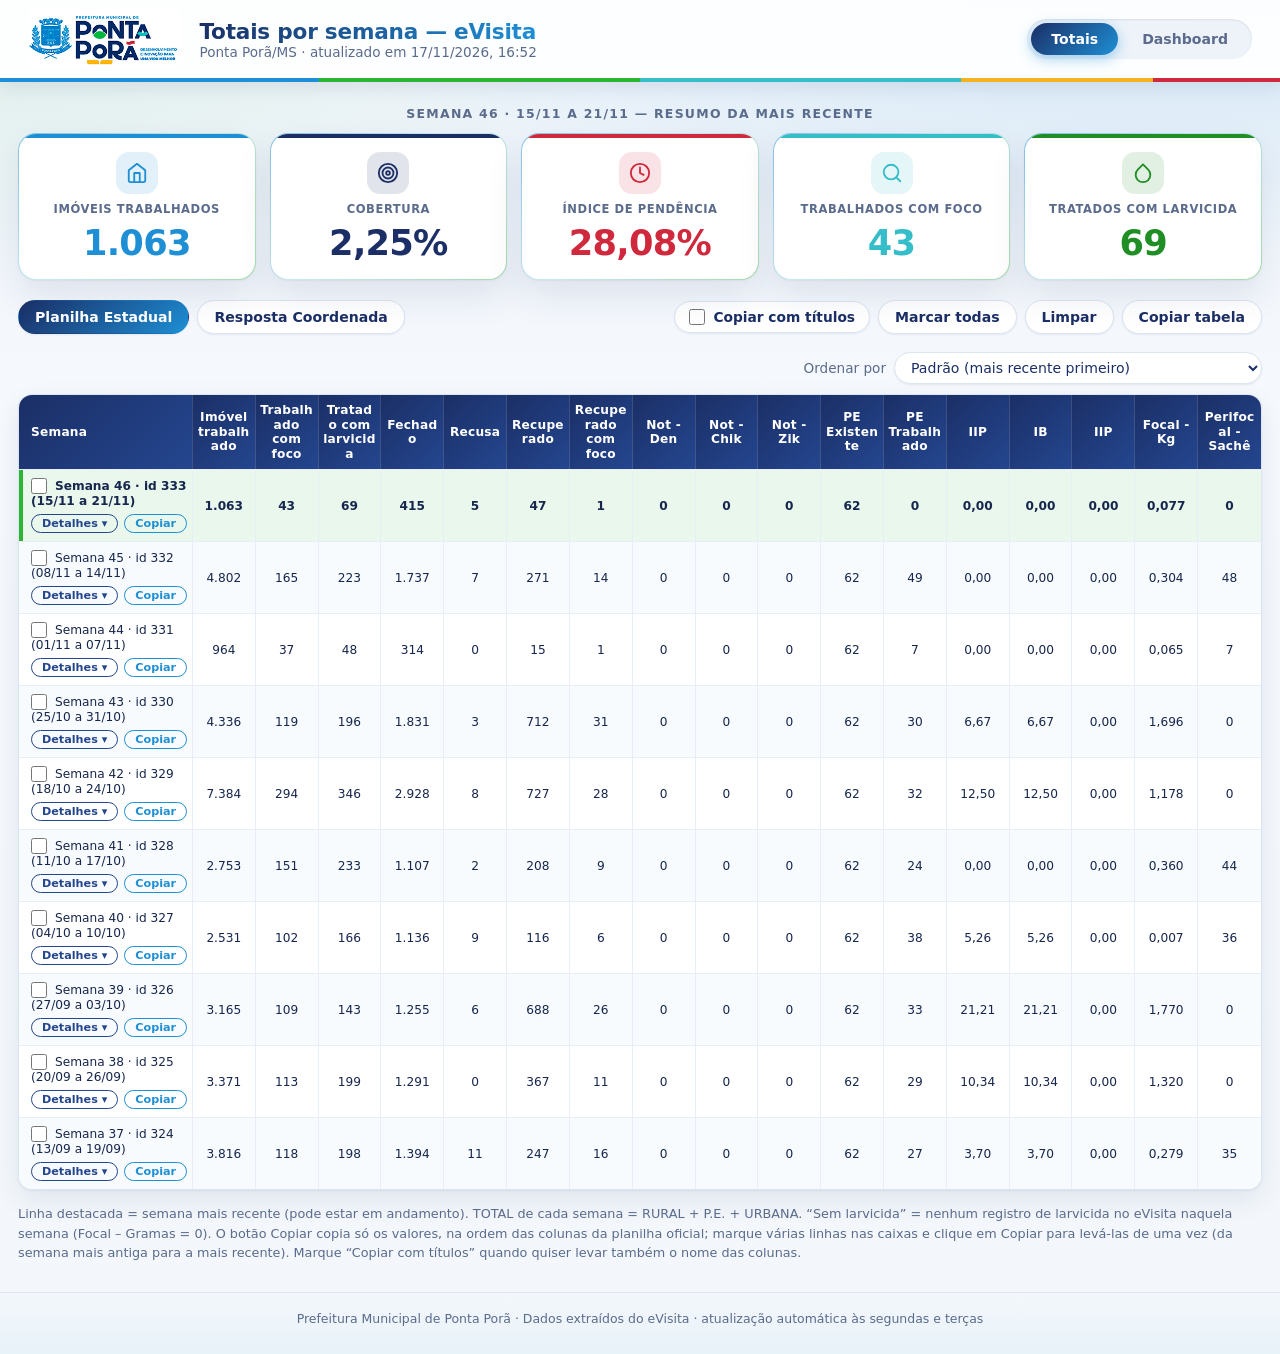
<file: docs/index.html>
<!DOCTYPE html>
<html lang="pt-BR">
<head>
<meta charset="utf-8">
<meta name="viewport" content="width=device-width, initial-scale=1">
<title>Totais por semana — eVisita Ponta Porã</title>
<link rel="icon" href="logo.png">
<link rel="stylesheet" href="estilo.css">
</head>
<body>
<header class="topo"><img src="logo.png" alt="Prefeitura Municipal de Ponta Porã">
  <div><h1>Totais por semana — eVisita</h1><div class="su" id="sub">Carregando…</div></div><nav class="nav"><a href="index.html" class="on">Totais</a><a href="dashboard.html">Dashboard</a></nav></header>
<div class="faixa"></div>
<main>
  <div class="kicker" id="kicker"></div>
  <div class="kpis" id="kpis"></div>
  <div class="bar">
    <button id="aba-estadual" aria-selected="true">Planilha Estadual</button>
    <button id="aba-coordenada" aria-selected="false">Resposta Coordenada</button>
    <span class="sp"></span>
    
    <label class="opt" title="Quando marcado, o botão Copiar leva também os títulos das colunas"><input type="checkbox" id="cab"> Copiar com títulos</label>
    <button data-marcar="todas">Marcar todas</button><button data-marcar="limpar">Limpar</button>
    <button id="copiar">Copiar tabela</button>
  </div>
  <div id="conteudo"></div>
  <div class="nota" id="nota"></div>
</main>
<footer class="rodape">Prefeitura Municipal de Ponta Porã · Dados extraídos do eVisita · atualização automática às segundas e terças</footer>
<script src="comum.js"></script>
<script>
const SINALIZAR = ["larvicida"];   // produtos sinalizados quando a semana não tem uso (pode incluir "adulticida")
const PERC = new Set(["IIP", "IB", "Índice de pendência (%)", "Cobertura (%)"]);
let dados = null, aba = "estadual";
const dm = iso => iso.split("-").reverse().slice(0, 2).join("/");
const KG = "Focal - Gramas";   // no site esta coluna aparece em kg (gramas ÷ 1000); os dados continuam em gramas
const rotulo = c => (c === KG ? "Focal - Kg" : c);
const SACHE = "Perifocal - Sachê";   // no site aparece em nº de sachês de 100 g (gramas ÷ 100, inteiro): sobra de 50 g ou mais conta +1; abaixo de 50 g conta 0
const fmt = (v, c) => c === KG
  ? (v / 1000).toLocaleString("pt-BR", {minimumFractionDigits: 3, maximumFractionDigits: 3})
  : c === SACHE
  ? Math.round(v / 100 + 1e-6).toLocaleString("pt-BR")
  : Number(v).toLocaleString("pt-BR", PERC.has(c) ? {minimumFractionDigits: 2, maximumFractionDigits: 2} : {maximumFractionDigits: 2});

function montar() {
  const cols = aba === "estadual" ? dados.colunas_estadual : dados.colunas_coordenada;
  const sem = [...dados.semanas].sort((a, b) => b.id_semana - a.id_semana);
  const cab = ["Semana", ...cols].map(c => `<th>${rotulo(c)}</th>`).join("");
  const lin = sem.map((s, i) => {
    const v = aba === "estadual" ? s.estadual : s.coordenada;
    return `<tr class="${i === 0 ? "atual" : ""}"><td class="s" data-o="${s.id_semana}"><input type="checkbox" class="ck" aria-label="Selecionar linha"><span class="l">Semana ${s.semana} · id ${s.id_semana} (${dm(s.inicio)} a ${dm(s.fim)})</span>` +
      (s.sem_uso || []).filter(u => SINALIZAR.includes(u)).map(u => `<span class="nt" title="Nenhum registro de ${u} no eVisita nesta semana">Sem ${u}</span>`).join("") +
      `<div class="acoes"><button class="dtl" aria-expanded="false" title="Ver detalhes por atividade">Detalhes ▾</button>` +
      `<button class="cp" title="Copiar só os valores desta linha">Copiar</button></div></td>` +
      v.map((x, j) => `<td class="v" data-label="${rotulo(cols[j])}">${fmt(x, cols[j])}</td>`).join("") + "</tr>";
  }).join("");
  document.getElementById("conteudo").innerHTML = `<table class="rt" id="tabela"><thead><tr>${cab}</tr></thead><tbody>${lin}</tbody></table>`;
  montarOrdenacao(document.getElementById("tabela"));
}

function resumo() {   // cartões com a semana mais recente
  const s = [...dados.semanas].sort((a, b) => b.id_semana - a.id_semana)[0]; if (!s) return;
  const e = s.estadual, c = s.coordenada, n = v => Number(v).toLocaleString("pt-BR", {maximumFractionDigits: 0});
  const k = (ic, rot, v, cor) => `<div class="k" style="--c:${cor}"><span class="ic">${ICONES[ic]}</span><small>${rot}</small><b>${v}</b></div>`;
  document.getElementById("kicker").textContent = `Semana ${s.semana} · ${dm(s.inicio)} a ${dm(s.fim)} — resumo da mais recente`;
  document.getElementById("kpis").innerHTML =
    k("imov", "Imóveis trabalhados", n(e[0]), "var(--ac)") + k("cob", "Cobertura", fmt(c[5], "Cobertura (%)") + "%", "var(--navy)") +
    k("pend", "Índice de pendência", fmt(c[4], "Índice de pendência (%)") + "%", "var(--verm)") +
    k("foco", "Trabalhados com foco", n(e[1]), "var(--turq)") + k("larv", "Tratados com larvicida", n(e[2]), "var(--bl)");
}

function detalhe(s) {   // linha escondida com RURAL, P.E. e URBANA da semana
  const cols = aba === "estadual" ? dados.colunas_estadual : dados.colunas_coordenada;
  const tr = document.createElement("tr"), td = document.createElement("td");
  tr.className = "det"; td.className = "dd"; td.colSpan = cols.length + 1;
  const info = `Ciclo URB/RURAL ${s.ciclo_urb_rural} · Ciclo P.E ${s.ciclo_pe} · coletado em ` +
    new Date(s.coletado_em).toLocaleString("pt-BR", {dateStyle: "short", timeStyle: "short"}) +
    ((s.sem_uso || []).length ? ` · sem uso de ${s.sem_uso.join(" e ")}` : "");
  const corpo = !s.atividades ? '<div class="erro">Detalhes por atividade disponíveis a partir da próxima coleta.</div>' :
    `<table class="rt dt"><thead><tr><th>Atividade</th>${cols.map(c => `<th>${rotulo(c)}</th>`).join("")}</tr></thead><tbody>` +
    s.atividades.map(a => `<tr><td class="s">${a.nome}</td>` +
      (aba === "estadual" ? a.estadual : a.coordenada).map((x, j) => `<td class="v" data-label="${rotulo(cols[j])}">${fmt(x, cols[j])}</td>`).join("") + "</tr>").join("") +
    "</tbody></table>";
  td.innerHTML = `<div class="dnota"><b>Semana ${s.semana}</b> · ${info}</div>${corpo}`;
  tr.appendChild(td);
  return tr;
}

document.addEventListener("click", e => {   // Detalhes ▾ / Ocultar ▴
  const b = e.target.closest(".dtl"); if (!b) return;
  const tr = b.closest("tr"), prox = tr.nextElementSibling;
  if (prox && prox.classList.contains("det")) {
    prox.remove(); b.textContent = "Detalhes ▾"; b.setAttribute("aria-expanded", "false"); return;
  }
  const s = dados.semanas.find(x => x.id_semana === +tr.querySelector("td.s").dataset.o);
  tr.after(detalhe(s)); b.textContent = "Ocultar ▴"; b.setAttribute("aria-expanded", "true");
});

function trocar(n) {
  aba = n;
  document.getElementById("aba-estadual").setAttribute("aria-selected", n === "estadual");
  document.getElementById("aba-coordenada").setAttribute("aria-selected", n === "coordenada");
  montar();
}
document.getElementById("aba-estadual").onclick = () => dados && trocar("estadual");
document.getElementById("aba-coordenada").onclick = () => dados && trocar("coordenada");
document.getElementById("copiar").onclick = e => {
  const t = document.getElementById("tabela"); if (!t) return;
  copiarTexto([...t.rows].filter(r => !r.classList.contains("det")).map(r => [...r.cells].map(c => (c.querySelector(".l") || c).textContent).join("\t")).join("\n"), e.target);
};

fetch("dados.json", {cache: "no-store"}).then(r => { if (!r.ok) throw 0; return r.json(); }).then(d => {
  dados = d; resumo();
  document.getElementById("sub").textContent = d.municipio + " · atualizado em " +
    new Date(d.atualizado_em).toLocaleString("pt-BR", {dateStyle: "short", timeStyle: "short"});
  document.getElementById("nota").textContent = "Linha destacada = semana mais recente (pode estar em andamento). " +
    "TOTAL de cada semana = RURAL + P.E. + URBANA. “Sem larvicida” = nenhum registro de larvicida no eVisita naquela semana (Focal – Gramas = 0). O botão Copiar copia só os valores, na ordem das colunas da planilha oficial; marque várias linhas nas caixas e clique em Copiar para levá-las de uma vez (da semana mais antiga para a mais recente). Marque “Copiar com títulos” quando quiser levar também o nome das colunas.";
  montar();
}).catch(() => {
  document.getElementById("sub").textContent = "";
  document.getElementById("conteudo").innerHTML = '<div class="erro">Ainda não há dados publicados. Aguarde a primeira coleta automática.</div>';
});
</script>
</body>
</html>
</file>
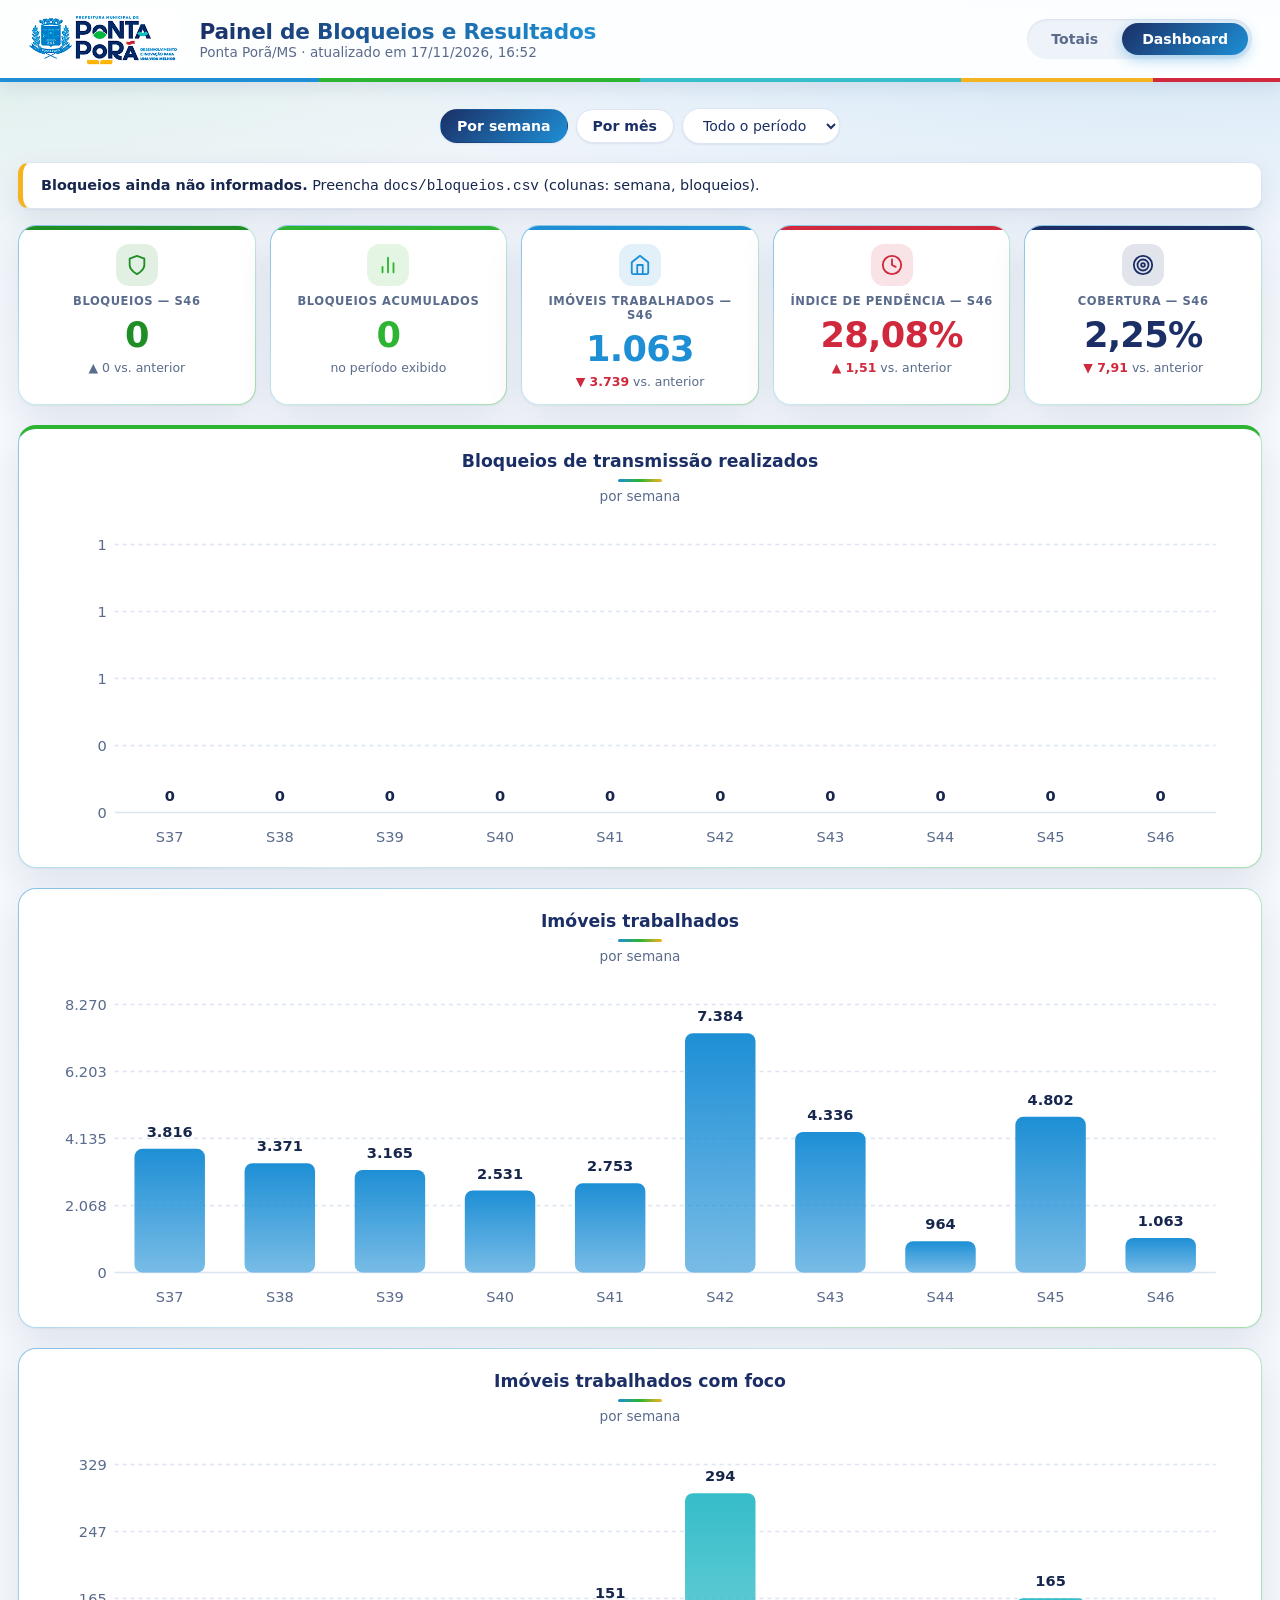
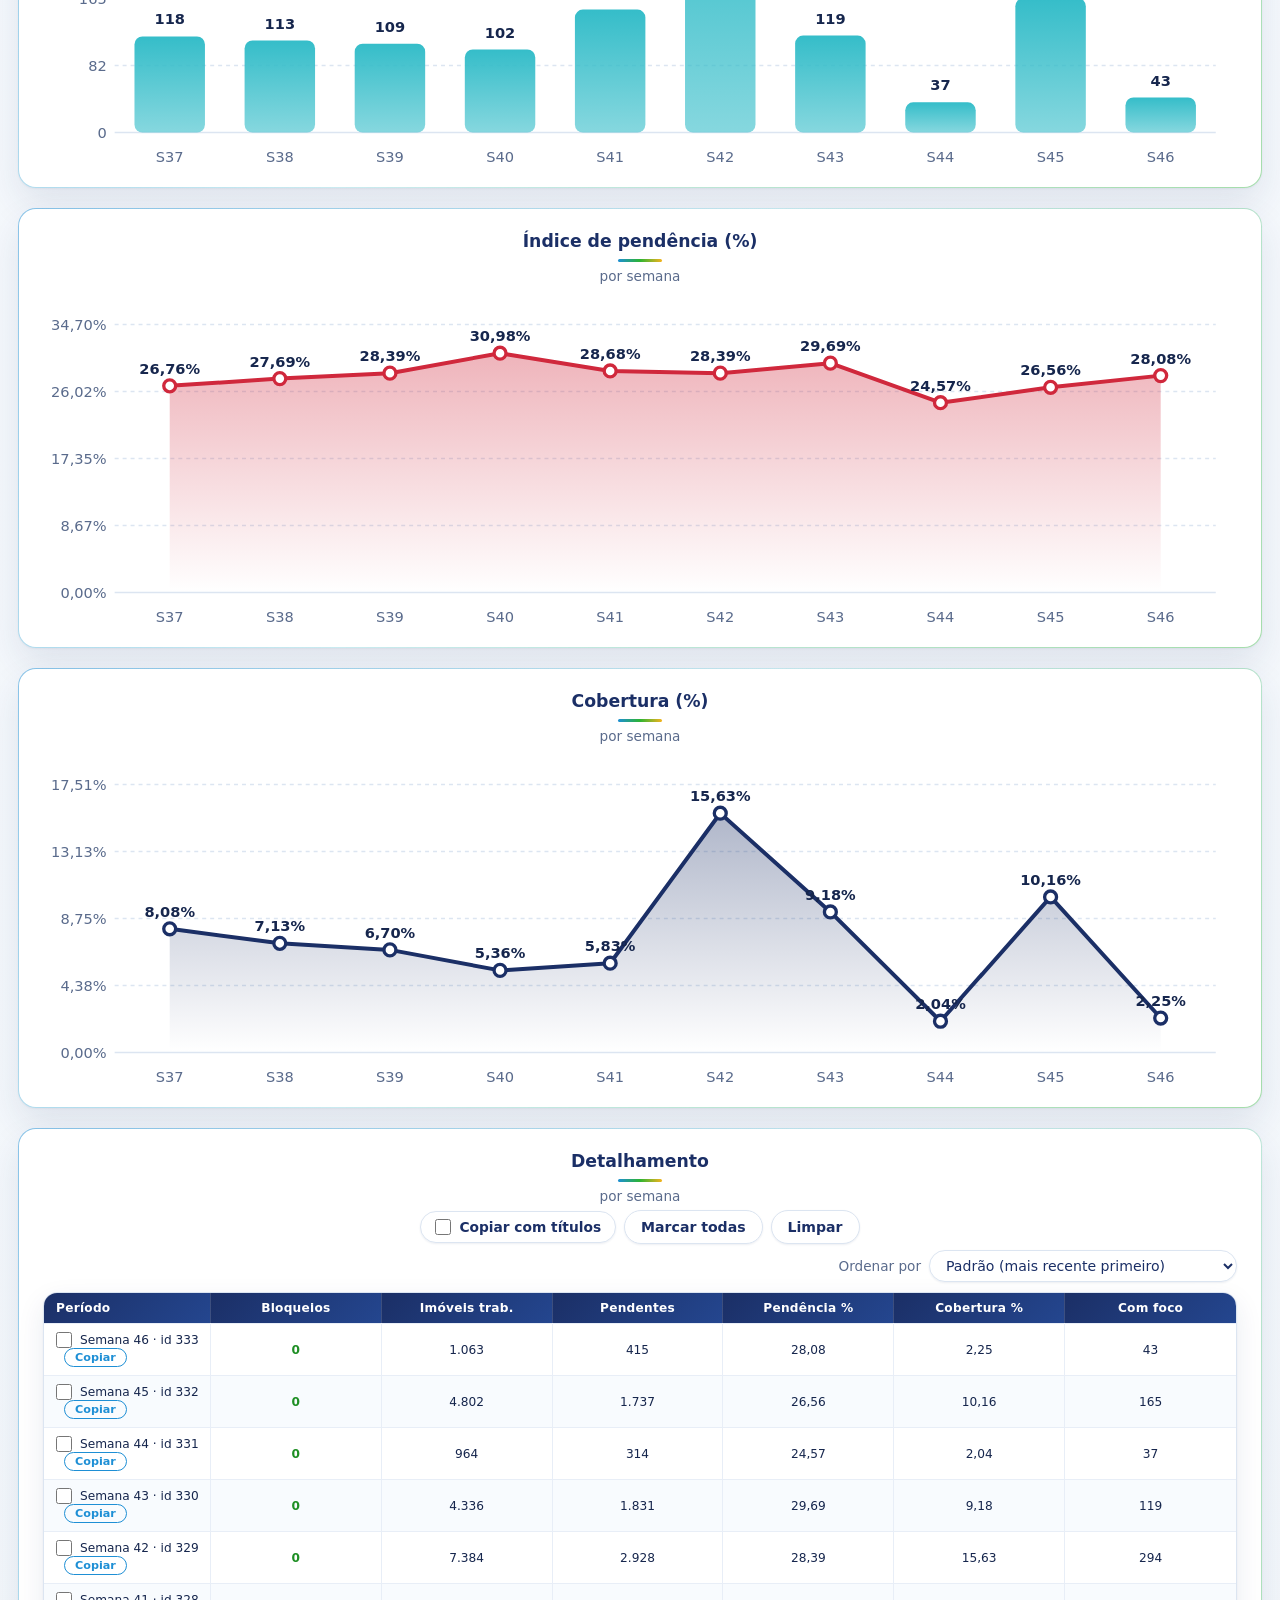
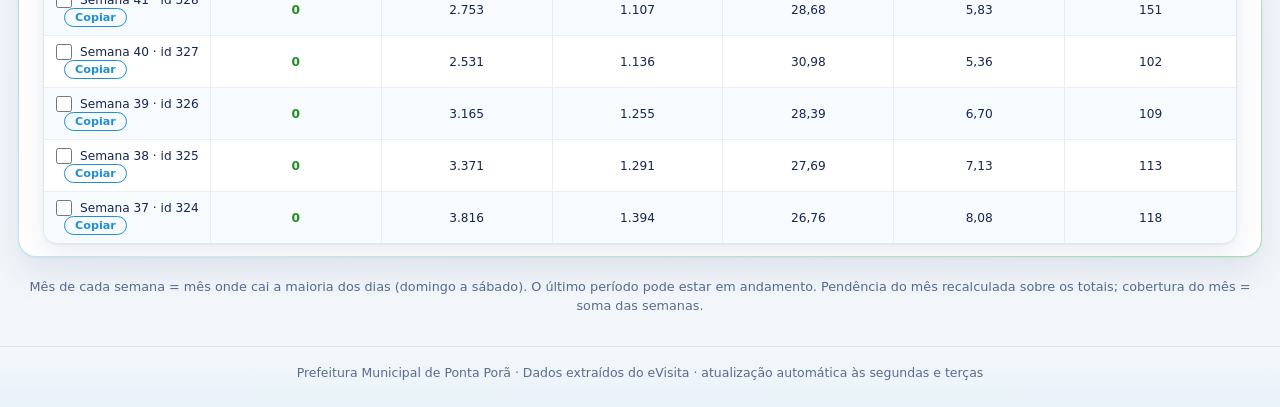
<file: docs/dashboard.html>
<!DOCTYPE html>
<html lang="pt-BR">
<head>
<meta charset="utf-8">
<meta name="viewport" content="width=device-width, initial-scale=1">
<title>Painel de Bloqueios — eVisita Ponta Porã</title>
<link rel="icon" href="logo.png">
<link rel="stylesheet" href="estilo.css">
</head>
<body>
<header class="topo"><img src="logo.png" alt="Prefeitura Municipal de Ponta Porã"><div><h1>Painel de Bloqueios e Resultados</h1><div class="su" id="sub">Carregando…</div></div><nav class="nav"><a href="index.html">Totais</a><a href="dashboard.html" class="on">Dashboard</a></nav></header>
<div class="faixa"></div>
<main>
<div class="ctl">
  <button id="bs" aria-pressed="true">Por semana</button><button id="bm" aria-pressed="false">Por mês</button>
  <select id="per" title="Período exibido"><option value="0">Todo o período</option><option value="12">Últimos 12</option><option value="8">Últimos 8</option><option value="4">Últimos 4</option></select>
  
</div>
<div id="aviso"></div>
<div class="kpis" id="kpis"></div>
<div class="card d"><h2>Bloqueios de transmissão realizados</h2><div class="su sub"></div><div id="c-bloq"></div></div>
<div class="card"><h2>Imóveis trabalhados</h2><div class="su sub"></div><div id="c-trab"></div></div>
<div class="card"><h2>Imóveis trabalhados com foco</h2><div class="su sub"></div><div id="c-foco"></div></div>
<div class="card"><h2>Índice de pendência (%)</h2><div class="su sub"></div><div id="c-pend"></div></div>
<div class="card"><h2>Cobertura (%)</h2><div class="su sub"></div><div id="c-cob"></div></div>
<div class="card"><h2>Detalhamento</h2><div class="su sub"></div><div class="ctl" style="margin:6px 0"><label class="opt" title="Quando marcado, o botão Copiar leva também os títulos das colunas"><input type="checkbox" id="cab"> Copiar com títulos</label><button data-marcar="todas">Marcar todas</button><button data-marcar="limpar">Limpar</button></div><div id="tab"></div></div>
<div class="nota" style="text-align:center">Mês de cada semana = mês onde cai a maioria dos dias (domingo a sábado). O último período pode estar em andamento.
Pendência do mês recalculada sobre os totais; cobertura do mês = soma das semanas.</div>
</main>
<footer class="rodape">Prefeitura Municipal de Ponta Porã · Dados extraídos do eVisita · atualização automática às segundas e terças</footer>
<div id="tip"></div>
<script src="comum.js"></script>
<script>
const BLOQUEIOS_URL = "bloqueios.csv";   // pode apontar para uma planilha publicada como CSV
const MESES = ["jan","fev","mar","abr","mai","jun","jul","ago","set","out","nov","dez"];
let S = [], B = {}, modo = "semana";
const n0 = v => Number(v).toLocaleString("pt-BR", {maximumFractionDigits: 0});
const n2 = v => Number(v).toLocaleString("pt-BR", {minimumFractionDigits: 2, maximumFractionDigits: 2});
const p2 = v => n2(v) + "%";
const pct = (a, b) => b ? a / b * 100 : 0;
const $ = id => document.getElementById(id);

function chave(s) {
  if (modo === "semana") return {k: s.id_semana, r: "S" + s.semana};
  const d = new Date(s.inicio + "T12:00:00"); d.setDate(d.getDate() + 3);   // dia do meio da semana
  return {k: d.getFullYear() * 12 + d.getMonth(), r: MESES[d.getMonth()] + "/" + String(d.getFullYear()).slice(2)};
}

function periodos() {
  const g = new Map();
  for (const s of S) {
    const {k, r} = chave(s), c = s.coordenada;
    const o = g.get(k) || {r, trab: 0, pend: 0, bloq: 0, foco: 0, cob: 0, a: s.id_semana, sa: s.semana};
    o.trab += c[0]; o.pend += c[1]; o.cob += c[5]; o.foco += s.estadual[1]; o.bloq += (B[s.semana] || 0); o.b = s.id_semana; o.sb = s.semana;
    g.set(k, o);
  }
  const P = [...g.keys()].sort((a, b) => a - b).map(k => { const o = g.get(k); o.pd = pct(o.pend, o.trab + o.pend);
    o.det = o.a === o.b ? `Semana ${o.sa} · id ${o.a}` : `${o.r} · semanas ${o.sa}–${o.sb} (ids ${o.a}–${o.b})`; return o; });
  const n = +$("per").value;
  return n ? P.slice(-n) : P;
}

function grafico(id, P, campo, fmt, cor, tipo) {
  const W = 900, H = 260, m = {l: 54, r: 16, t: 26, b: 32}, w = W - m.l - m.r, h = H - m.t - m.b, n = P.length;
  const mx = Math.max(...P.map(p => p[campo]), 1) * 1.12, y = v => m.t + h - v / mx * h, bw = w / n, cx = i => m.l + bw * (i + .5);
  let t = `<defs><linearGradient id="gr-${id}" x1="0" y1="0" x2="0" y2="1"><stop offset="0" style="stop-color:var(${cor})"/><stop offset="1" style="stop-color:var(${cor});stop-opacity:.6"/></linearGradient>` +
    `<linearGradient id="ga-${id}" x1="0" y1="0" x2="0" y2="1"><stop offset="0" style="stop-color:var(${cor});stop-opacity:.35"/><stop offset="1" style="stop-color:var(${cor});stop-opacity:0"/></linearGradient></defs>`;
  for (let k = 0; k <= 4; k++) {
    const yy = y(mx / 4 * k);
    t += `<line x1="${m.l}" x2="${W - m.r}" y1="${yy}" y2="${yy}" stroke="var(--bd)" stroke-dasharray="${k ? 3 : 0}"/><text x="${m.l - 6}" y="${yy + 4}" text-anchor="end">${fmt(mx / 4 * k)}</text>`;
  }
  const rot = (i, p) => n <= 14 ? `<text x="${cx(i)}" y="${y(p[campo]) - 9}" text-anchor="middle" style="fill:var(--tx);font-weight:600">${fmt(p[campo])}</text>` : "";
  if (tipo === "bar") {
    P.forEach((p, i) => { t += `<rect class="grow" x="${m.l + bw * i + bw * .18}" y="${y(p[campo])}" width="${bw * .64}" height="${p[campo] / mx * h}" rx="6" fill="url(#gr-${id})"/>` + rot(i, p); });
  } else {
    const pts = P.map((p, i) => `${cx(i)},${y(p[campo])}`).join(" ");
    t += `<polygon points="${cx(0)},${m.t + h} ${pts} ${cx(n - 1)},${m.t + h}" fill="url(#ga-${id})"/><polyline points="${pts}" fill="none" stroke="var(${cor})" stroke-width="3" stroke-linejoin="round"/>`;
    P.forEach((p, i) => { t += `<circle cx="${cx(i)}" cy="${y(p[campo])}" r="4.5" fill="#fff" stroke="var(${cor})" stroke-width="2.5"/>` + rot(i, p); });
  }
  const passo = Math.ceil(n / 14);
  P.forEach((p, i) => {
    if (i % passo === 0) t += `<text x="${cx(i)}" y="${H - 10}" text-anchor="middle">${p.r}</text>`;
    t += `<rect class="hit" x="${m.l + bw * i}" y="${m.t}" width="${bw}" height="${h}" data-t="${p.det}: ${fmt(p[campo])}"/>`;
  });
  $(id).innerHTML = `<svg viewBox="0 0 ${W} ${H}" role="img">${t}</svg>`;
}

function kpi(rot, txt, v, a, sobe, cor, extra) {
  const ic = rot.startsWith("Bloqueios acum") ? "acum" : rot.startsWith("Bloqueios") ? "bloq" : rot.startsWith("Imóveis") ? "imov" : rot.startsWith("Índice") ? "pend" : "cob";
  let s = extra || "—";
  if (a != null) {
    const d = v - a, bom = (d >= 0) === sobe;
    s = `<span class="${d === 0 ? "" : bom ? "up" : "dn"}">${d >= 0 ? "▲" : "▼"} ${Math.abs(d).toLocaleString("pt-BR", {maximumFractionDigits: 2})}</span> vs. anterior`;
  }
  return `<div class="k" style="--c:${cor}"><span class="ic">${ICONES[ic]}</span><small>${rot}</small><b>${txt}</b><i>${s}</i></div>`;
}

function desenhar() {
  const P = periodos(), u = P[P.length - 1], a = P[P.length - 2];
  const acum = P.reduce((s, p) => s + p.bloq, 0);
  $("aviso").innerHTML = P.some(p => p.bloq) ? "" :
    '<div class="aviso"><b>Bloqueios ainda não informados.</b> Preencha <code>docs/bloqueios.csv</code> (colunas: semana, bloqueios).</div>';
  $("kpis").innerHTML =
    kpi("Bloqueios — " + u.r, n0(u.bloq), u.bloq, a && a.bloq, true, "var(--bl)") +
    kpi("Bloqueios acumulados", n0(acum), 0, null, true, "var(--verde)", "no período exibido") +
    kpi("Imóveis trabalhados — " + u.r, n0(u.trab), u.trab, a && a.trab, true, "var(--ac)") +
    kpi("Índice de pendência — " + u.r, p2(u.pd), u.pd, a && a.pd, false, "var(--verm)") +
    kpi("Cobertura — " + u.r, p2(u.cob), u.cob, a && a.cob, true, "var(--navy)");
  document.querySelectorAll(".sub").forEach(e => e.textContent = modo === "semana" ? "por semana" : "por mês");
  grafico("c-bloq", P, "bloq", n0, "--verde", "bar");
  grafico("c-trab", P, "trab", n0, "--ac", "bar");
  grafico("c-foco", P, "foco", n0, "--turq", "bar");
  grafico("c-pend", P, "pd", p2, "--verm", "line");
  grafico("c-cob", P, "cob", p2, "--navy", "line");
  const cab = ["Período", "Bloqueios", "Imóveis trab.", "Pendentes", "Pendência %", "Cobertura %", "Com foco"];
  const lin = [...P].reverse().map(p => {
    const v = [n0(p.bloq), n0(p.trab), n0(p.pend), n2(p.pd), n2(p.cob), n0(p.foco)];
    return `<tr><td class="s" data-o="${p.a}"><input type="checkbox" class="ck" aria-label="Selecionar linha"><span class="l">${p.det}</span><button class="cp" title="Copiar os valores desta linha">Copiar</button></td>` +
      v.map((x, i) => `<td class="v${i ? "" : " b"}" data-label="${cab[i + 1]}">${x}</td>`).join("") + "</tr>";
  }).join("");
  $("tab").innerHTML = `<table class="rt"><thead><tr>${cab.map(c => `<th>${c}</th>`).join("")}</tr></thead><tbody>${lin}</tbody></table>`;
  montarOrdenacao($("tab").querySelector("table"));
  $("bs").setAttribute("aria-pressed", modo === "semana");
  $("bm").setAttribute("aria-pressed", modo === "mes");
}

function lerCSV(txt) {
  const o = {};
  for (const l of txt.split(/\r?\n/)) { const c = l.trim().split(/[;,\t]/); if (/^\d+$/.test(c[0])) o[+c[0]] = +(c[1] || 0) || 0; }
  return o;
}

$("bs").onclick = () => { modo = "semana"; desenhar(); };
$("bm").onclick = () => { modo = "mes"; desenhar(); };
$("per").onchange = desenhar;
document.addEventListener("mousemove", e => {
  const h = e.target.closest && e.target.closest(".hit"), t = $("tip");
  if (!h) { t.style.display = "none"; return; }
  t.textContent = h.dataset.t; t.style.display = "block"; t.style.left = e.clientX + 14 + "px"; t.style.top = e.clientY + 14 + "px";
});

Promise.all([
  fetch("dados.json", {cache: "no-store"}).then(r => { if (!r.ok) throw 0; return r.json(); }),
  fetch(BLOQUEIOS_URL, {cache: "no-store"}).then(r => r.ok ? r.text() : "").catch(() => "")
]).then(([d, csv]) => {
  S = [...d.semanas].sort((a, b) => a.id_semana - b.id_semana); B = lerCSV(csv);
  $("sub").textContent = d.municipio + " · atualizado em " + new Date(d.atualizado_em).toLocaleString("pt-BR", {dateStyle: "short", timeStyle: "short"});
  desenhar();
}).catch(() => { $("sub").textContent = "Ainda não há dados publicados."; });
</script>
</body>
</html>
</file>
<file: docs/estilo.css>
/* Visual premium — cores do logo da Prefeitura de Ponta Porã */
:root{color-scheme:light;--navy:#1B2F66;--navy2:#24468F;--ac:#1E8FD5;--verde:#2DB432;--turq:#35BDC9;--verm:#D0283C;--amar:#F4B31F;
--bg:#F3F7FB;--card:#fff;--tx:#16264D;--su:#5A6B8C;--bd:#DCE5F1;--az:#1B2F66;--bl:#1F8F25;--hl:#EAF7EC;
--sombra:0 1px 2px rgba(27,47,102,.06),0 10px 28px rgba(27,47,102,.09)}
*{box-sizing:border-box}
body{margin:0;color:var(--tx);font-family:"Segoe UI Variable","Segoe UI",Inter,system-ui,-apple-system,Roboto,Arial,sans-serif;
 background:radial-gradient(900px 320px at 90% -60px,rgba(30,143,213,.16),transparent),radial-gradient(700px 280px at -5% 0,rgba(45,180,50,.09),transparent),linear-gradient(180deg,#EDF3FA,#F6F9FD 420px,#F3F7FB)}
main{max-width:1500px;margin:0 auto;padding:22px 18px 30px}
.topo{position:sticky;top:0;z-index:20;display:flex;align-items:center;gap:18px;padding:10px 28px;background:rgba(255,255,255,.92);
 backdrop-filter:blur(10px);box-shadow:0 4px 18px rgba(27,47,102,.10);border-bottom:4px solid;
 border-image:linear-gradient(90deg,#1E8FD5 0 25%,#2DB432 25% 50%,#35BDC9 50% 75%,#F4B31F 75% 90%,#D0283C 90%) 1}
.topo img{height:58px;width:auto}.topo h1{margin:0;font-size:1.35rem;font-weight:750;letter-spacing:-.01em;color:var(--navy)}
.faixa{display:none}.su{color:var(--su);font-size:.85rem}
a{color:inherit;text-decoration:none}
.bar,.ctl{display:flex;flex-wrap:wrap;gap:8px;align-items:center;margin:4px 0 18px}.ctl{justify-content:center}.bar .sp{flex:1}
button,select{font:inherit;font-weight:600;font-size:.88rem;cursor:pointer;border:1px solid var(--bd);background:#fff;color:var(--navy);padding:8px 16px;border-radius:999px;
 box-shadow:0 1px 2px rgba(27,47,102,.08);transition:transform .15s,box-shadow .15s,background .15s,border-color .15s}
button:hover{transform:translateY(-1px);box-shadow:0 4px 12px rgba(27,47,102,.14);border-color:var(--ac)}
button:focus-visible,select:focus-visible,.ck:focus-visible{outline:3px solid rgba(30,143,213,.45);outline-offset:2px}
button[aria-selected=true],button[aria-pressed=true]{background:linear-gradient(135deg,var(--navy),var(--ac));border-color:transparent;color:#fff}
select{font-weight:500}
.cp{padding:2px 10px;font-size:.7rem;margin-left:8px;border-color:var(--ac);color:var(--ac);box-shadow:none;background:transparent}
.cp:hover{background:var(--ac);color:#fff;transform:none;box-shadow:none}
.erro,.aviso{padding:14px 18px;border:1px solid var(--bd);border-left:5px solid var(--amar);border-radius:12px;background:#fff;box-shadow:var(--sombra);margin-bottom:16px;font-size:.9rem}
.nota{color:var(--su);font-size:.8rem;margin-top:14px;line-height:1.5}
.rodape{text-align:center;color:var(--su);font-size:.78rem;padding:18px 12px 28px;border-top:1px solid var(--bd);max-width:1500px;margin:0 auto}
/* cartões, indicadores e gráficos */
.kpis{display:grid;grid-template-columns:repeat(auto-fit,minmax(190px,1fr));gap:14px;margin-bottom:20px}
.k,.card{position:relative;background:var(--card);border:1px solid var(--bd);border-radius:16px;box-shadow:var(--sombra);text-align:center;overflow:hidden;animation:subir .5s ease both}
.k{padding:18px 12px 14px}.k::before{content:"";position:absolute;inset:0 0 auto;height:4px;background:var(--c)}
.k::after{content:"";position:absolute;right:-26px;top:-26px;width:90px;height:90px;border-radius:50%;background:var(--c);opacity:.09}
.k small{display:block;color:var(--su);font-size:.72rem;font-weight:600;text-transform:uppercase;letter-spacing:.05em}
.k b{display:block;font-size:2.1rem;font-weight:800;color:var(--c);margin:6px 0 2px;font-variant-numeric:tabular-nums;letter-spacing:-.02em}
.k i{font-style:normal;font-size:.78rem;color:var(--su)}.up{color:#1F8F25;font-weight:700}.dn{color:var(--verm);font-weight:700}
.kpis>:nth-child(2){animation-delay:.05s}.kpis>:nth-child(3){animation-delay:.1s}.kpis>:nth-child(4){animation-delay:.15s}.kpis>:nth-child(5){animation-delay:.2s}
.card{padding:22px 24px 12px;margin:0 auto 20px;transition:transform .2s,box-shadow .2s}
.card:hover{transform:translateY(-2px);box-shadow:0 2px 4px rgba(27,47,102,.07),0 16px 36px rgba(27,47,102,.13)}
.card h2{margin:0;font-size:1.08rem;font-weight:750;color:var(--navy)}
.card h2::after{content:"";display:block;width:44px;height:3px;border-radius:3px;margin:8px auto 6px;background:linear-gradient(90deg,var(--ac),var(--verde),var(--amar))}
.card.d{border-top:4px solid var(--verde)}.card .su{margin-bottom:6px}
svg{width:100%;height:auto;display:block}svg text{fill:var(--su);font-size:11px;font-variant-numeric:tabular-nums}
.grow{transform-box:fill-box;transform-origin:50% 100%;animation:g .7s cubic-bezier(.2,.8,.2,1)}
@keyframes g{from{transform:scaleY(0)}}@keyframes subir{from{opacity:0;transform:translateY(10px)}}
.hit{fill:transparent}.hit:hover{fill:rgba(30,143,213,.12)}
#tip{position:fixed;display:none;pointer-events:none;z-index:30;white-space:nowrap;padding:7px 12px;border-radius:10px;font-size:.8rem;font-weight:600;color:#fff;
 background:linear-gradient(135deg,var(--navy),var(--navy2));box-shadow:0 8px 20px rgba(27,47,102,.3)}
/* tabela: sem rolagem lateral (colunas se comprimem; em telas menores vira cartões) */
table.rt{width:100%;table-layout:fixed;border-collapse:separate;border-spacing:0;border:1px solid var(--bd);border-radius:14px;overflow:hidden;
 box-shadow:var(--sombra);font-size:clamp(.58rem,.95vw,.82rem);background:#fff;font-variant-numeric:tabular-nums}
table.rt th,table.rt td{padding:8px 4px;text-align:center;white-space:normal;overflow-wrap:anywhere;border-right:1px solid #E8EEF7;border-bottom:1px solid #E8EEF7}
table.rt th:last-child,table.rt td:last-child{border-right:0}table.rt tbody tr:last-child td{border-bottom:0}
table.rt th{background:linear-gradient(135deg,var(--navy),var(--navy2));color:#fff;font-weight:650;line-height:1.2;border-right-color:rgba(255,255,255,.15)}
table.rt th:first-child,table.rt td.s{width:14%;text-align:left;padding-left:12px}
table.rt tbody tr:nth-child(even) td{background:#F8FBFE}table.rt tbody tr:hover td{background:#EAF4FD}
table.rt tr.atual td{background:var(--hl);font-weight:650}table.rt tr.atual td.s{box-shadow:inset 4px 0 0 var(--verde)}
table.rt tr.marcada td{background:#DCEEFB}table.rt td.b{font-weight:800;color:var(--bl)}
.ck{width:16px;height:16px;margin:0 8px 0 0;vertical-align:middle;accent-color:var(--ac);cursor:pointer}
@media(max-width:1100px){
 .topo{padding:8px 14px}.topo img{height:46px}.topo h1{font-size:1.05rem}
 table.rt,table.rt tbody{display:block;border:0;box-shadow:none;background:transparent}table.rt thead{display:none}
 table.rt tr{display:grid;grid-template-columns:repeat(auto-fill,minmax(135px,1fr));background:#fff;border:1px solid var(--bd);border-radius:14px;margin-bottom:12px;overflow:hidden;box-shadow:var(--sombra)}
 table.rt td{border:0;border-bottom:1px solid #E8EEF7;width:auto!important;text-align:left;padding:8px 12px;font-size:.88rem;background:transparent!important}
 table.rt td.s{grid-column:1/-1;background:linear-gradient(135deg,var(--navy),var(--navy2))!important;color:#fff;font-weight:700;box-shadow:none!important}
 table.rt td.s>.cp{float:right;color:#fff;border-color:#fff}
 table.rt td.s .acoes{float:right;margin:0}table.rt td.s .acoes button{color:#fff;border-color:#fff}
 table.rt tr.det{display:block;background:#F1F7FD}table.rt tr.det td.dd{display:block;padding:10px;grid-column:auto}
 table.rt td.v::before{content:attr(data-label);display:block;font-size:.66rem;font-weight:500;color:var(--su);text-transform:uppercase;letter-spacing:.04em}
 table.rt tr.marcada{border-color:var(--ac);box-shadow:0 0 0 2px rgba(30,143,213,.35)}
}
@media(prefers-reduced-motion:reduce){*{animation:none!important;transition:none!important}}
/* ordenação por coluna */
table.rt th{cursor:pointer;user-select:none}table.rt th:hover{filter:brightness(1.18)}
table.rt th[data-dir=asc]::after{content:" ▲";font-size:.7em}table.rt th[data-dir=desc]::after{content:" ▼";font-size:.7em}
.ordbar{display:flex;justify-content:flex-end;margin:0 0 10px;font-size:.85rem;color:var(--su)}
.ordbar label{display:flex;align-items:center;gap:8px}.ordbar select{max-width:100%;padding:6px 12px}
@media(max-width:1100px){.ordbar{justify-content:stretch}.ordbar label{width:100%}.ordbar select{flex:1}}
.nt{display:inline-block;margin-left:8px;padding:1px 8px;border-radius:999px;font-size:.68em;font-weight:600;background:#E4F1FB;color:var(--navy2);border:1px solid #BBD9F0;cursor:help;white-space:nowrap}
@media(max-width:1100px){table.rt td.s .nt{background:rgba(255,255,255,.18);color:#fff;border-color:rgba(255,255,255,.45)}}
/* detalhes por atividade (linha escondida em cada semana) */
.acoes{margin-top:6px;display:flex;gap:6px;flex-wrap:wrap}.acoes button{margin:0}.acoes .cp{margin-left:0}
.dtl{padding:2px 10px;font-size:.7rem;box-shadow:none;border-color:var(--navy2);color:var(--navy2);background:transparent}
.dtl:hover{background:var(--navy2);color:#fff;transform:none;box-shadow:none}
table.rt tr.det td.dd{background:#F1F7FD!important;padding:12px 14px;text-align:left;box-shadow:inset 4px 0 0 var(--ac);animation:subir .3s ease both}
.dnota{font-size:.82rem;color:var(--su);margin:0 0 8px}
table.dt{box-shadow:none;border-radius:10px;margin:0;font-size:clamp(.56rem,.9vw,.78rem)}
table.dt th{background:linear-gradient(135deg,var(--ac),#2A6FB5)}table.dt tbody tr td{background:#fff}table.dt tbody tr:hover td{background:#EAF4FD}
/* ===== camada premium ===== */
.topo h1{background:linear-gradient(90deg,var(--navy),var(--ac));-webkit-background-clip:text;background-clip:text;color:transparent}
.topo .nav{margin-left:auto;display:flex;gap:4px;padding:4px;border-radius:999px;background:#EEF3FA;box-shadow:inset 0 1px 2px rgba(27,47,102,.10)}
.nav a{padding:8px 20px;border-radius:999px;font-weight:650;font-size:.88rem;color:var(--su);transition:color .2s,box-shadow .2s}
.nav a:hover{color:var(--navy)}.nav a.on{color:#fff;background:linear-gradient(135deg,var(--navy),var(--ac));box-shadow:0 4px 14px rgba(30,143,213,.40)}
.kicker{text-align:center;color:var(--su);font-size:.78rem;font-weight:700;text-transform:uppercase;letter-spacing:.1em;margin:2px 0 12px}
.k,.card{border:1px solid transparent;border-radius:18px;
 background:linear-gradient(#fff,#fff) padding-box,linear-gradient(135deg,rgba(30,143,213,.5),rgba(53,189,201,.22) 45%,rgba(45,180,50,.4)) border-box;
 box-shadow:0 1px 2px rgba(27,47,102,.05),0 16px 36px rgba(27,47,102,.10)}
.card.d{border-top:4px solid var(--verde)}
.k{padding:16px 12px 14px}.k::after{display:none}.k b{font-size:2.2rem}
.ic{display:grid;place-items:center;width:42px;height:42px;margin:2px auto 8px;border-radius:13px;color:var(--c);background:#E4F1FB;background:color-mix(in srgb,var(--c) 13%,#fff)}
.ic svg{width:22px;height:22px}
table.rt th{letter-spacing:.02em}table.rt tbody tr td{transition:background .15s}
.rodape{background:linear-gradient(180deg,transparent,rgba(30,143,213,.05))}
@media(max-width:1100px){.topo{flex-wrap:wrap}.topo .nav{margin-left:0;order:3;width:100%;justify-content:center}}
.opt{display:inline-flex;align-items:center;gap:8px;padding:7px 14px;border:1px solid var(--bd);border-radius:999px;background:#fff;color:var(--navy);font-size:.86rem;font-weight:600;cursor:pointer;box-shadow:0 1px 2px rgba(27,47,102,.08)}
.opt:hover{border-color:var(--ac)}.opt input{width:16px;height:16px;margin:0;accent-color:var(--ac);cursor:pointer}
</file>
